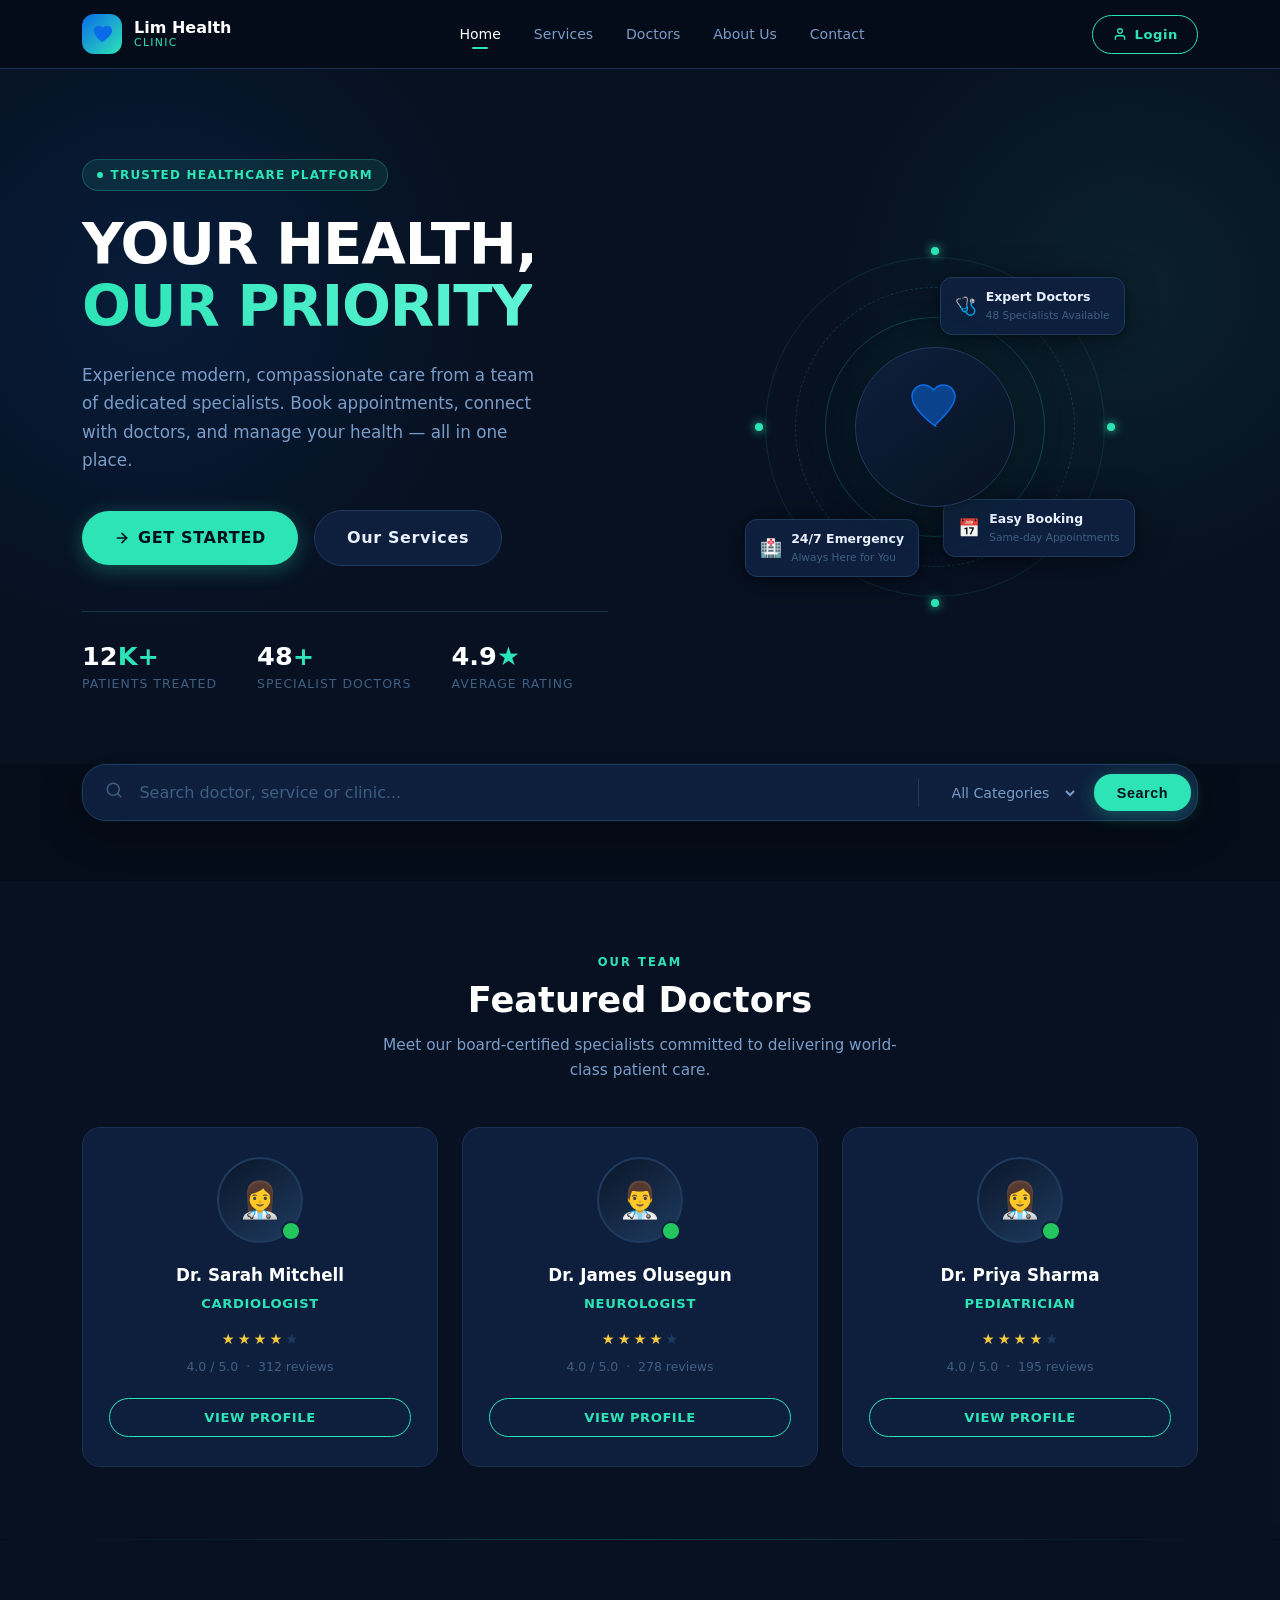
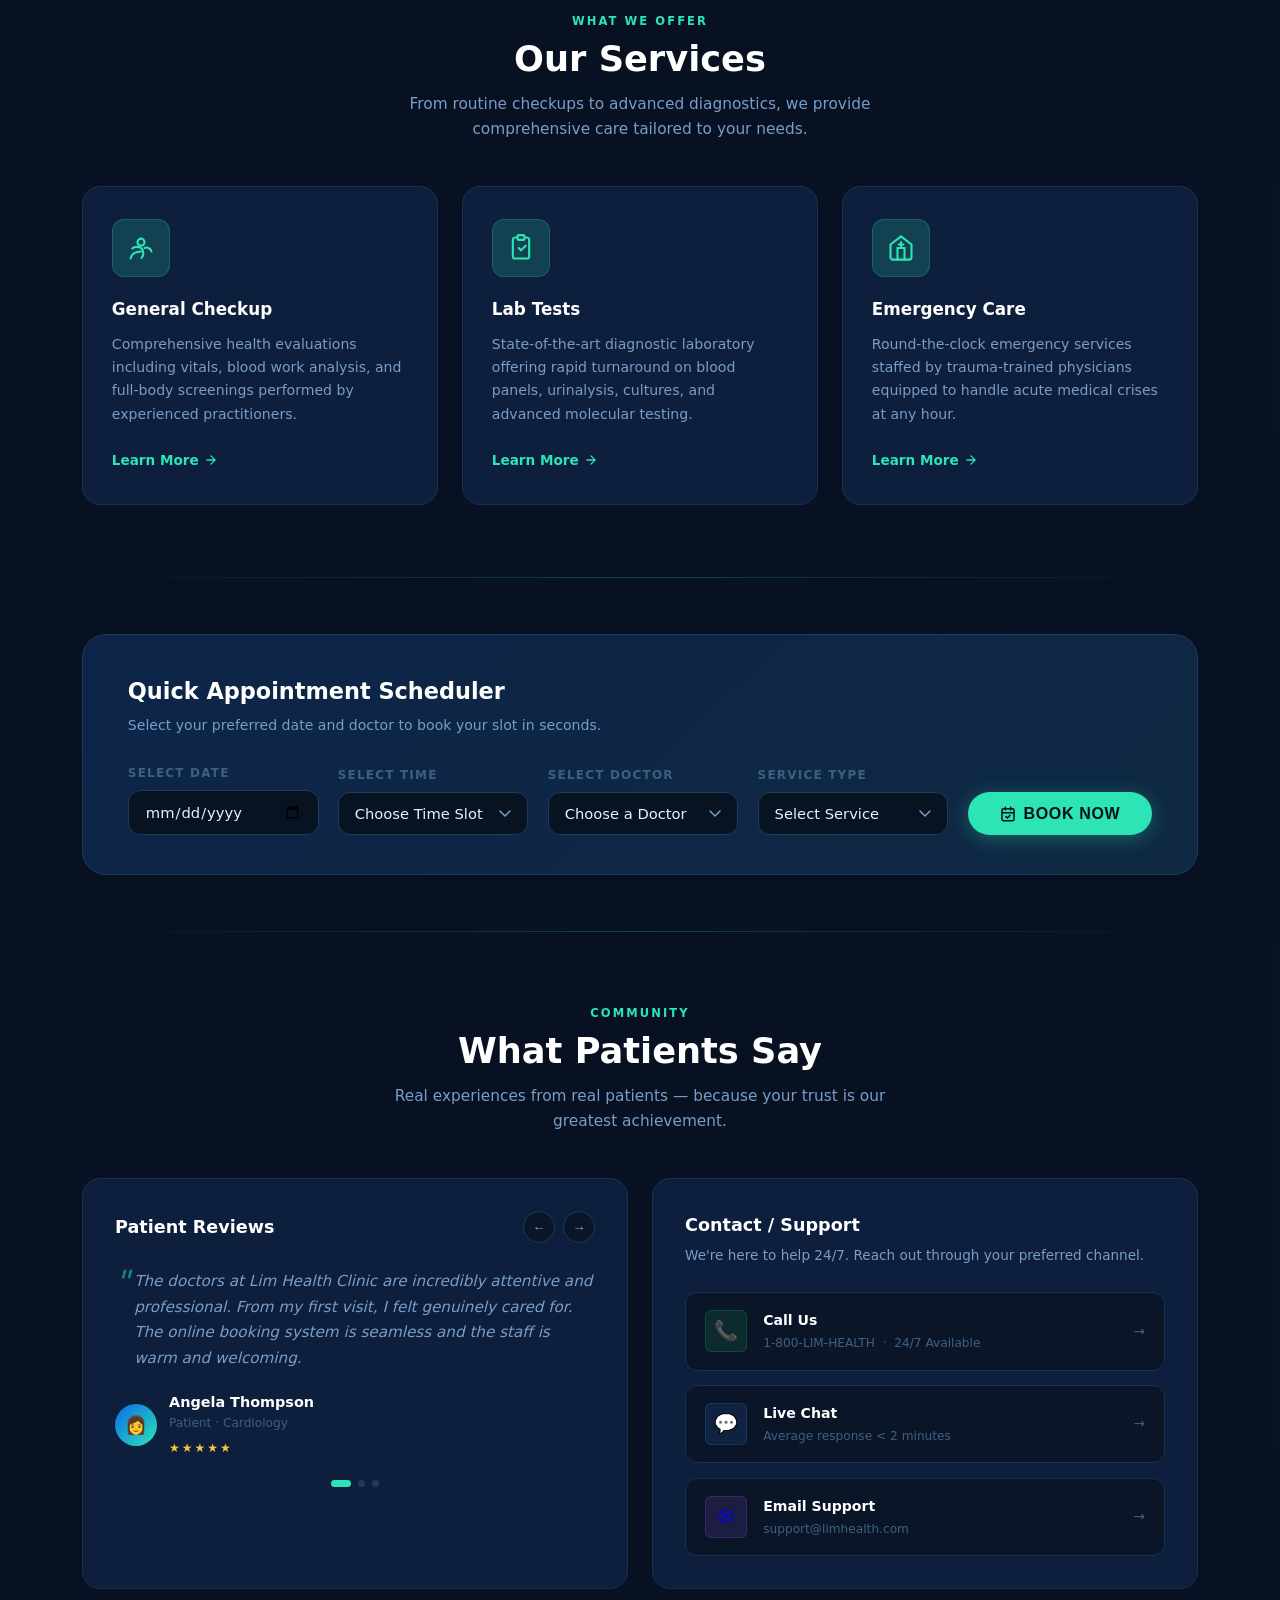
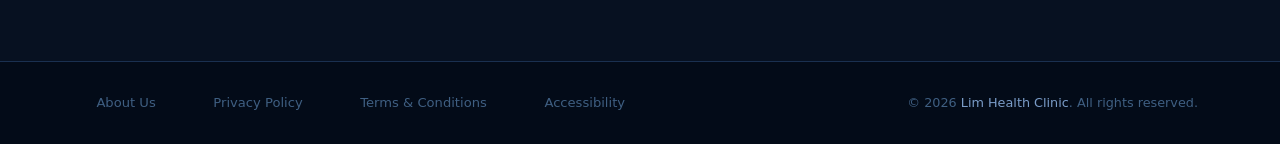
<file: index.html>
<!DOCTYPE html>
<html lang="en">
<head>
  <meta charset="UTF-8" />
  <meta name="viewport" content="width=device-width, initial-scale=1.0" />
  <title>Lim Health Clinic</title>
  <style>
    /* ============================================================
       CSS RESET & CUSTOM PROPERTIES
    ============================================================ */
    *, *::before, *::after { box-sizing: border-box; margin: 0; padding: 0; }

    :root {
      --bg-base:        #050d1a;
      --bg-surface:     #0a1628;
      --bg-card:        #0d1f3c;
      --bg-card-hover:  #102444;
      --bg-input:       #081322;
      --border:         #1a3050;
      --border-light:   #1e3a5f;

      --accent:         #2de4b6;       /* eucalyptus mint */
      --accent-dim:     #1ab893;
      --accent-glow:    rgba(45,228,182,.18);
      --accent-glow-lg: rgba(45,228,182,.10);

      --blue-mid:       #0a6be8;
      --blue-dim:       #0857bc;

      --text-primary:   #e8f0fe;
      --text-secondary: #7a9cc8;
      --text-muted:     #3f5f82;
      --text-white:     #ffffff;

      --star-on:        #f5c842;
      --star-off:       #1e3a5f;

      --radius-sm:  6px;
      --radius-md:  12px;
      --radius-lg:  18px;
      --radius-xl:  24px;
      --radius-pill: 999px;

      --shadow-card: 0 4px 32px rgba(0,0,0,.45), 0 1px 4px rgba(0,0,0,.3);
      --shadow-glow: 0 0 32px var(--accent-glow);
      --shadow-btn:  0 4px 20px rgba(45,228,182,.3);

      --font: 'Segoe UI', system-ui, -apple-system, sans-serif;
      --mono: 'Consolas', monospace;

      --transition: .22s cubic-bezier(.4,0,.2,1);
    }

    html { scroll-behavior: smooth; }

    body {
      font-family: var(--font);
      background: var(--bg-base);
      color: var(--text-primary);
      min-height: 100vh;
      overflow-x: hidden;
      line-height: 1.6;
    }

    /* ============================================================
       SCROLLBAR
    ============================================================ */
    ::-webkit-scrollbar { width: 6px; }
    ::-webkit-scrollbar-track { background: var(--bg-base); }
    ::-webkit-scrollbar-thumb { background: var(--border-light); border-radius: 3px; }
    ::-webkit-scrollbar-thumb:hover { background: var(--accent-dim); }

    /* ============================================================
       TYPOGRAPHY HELPERS
    ============================================================ */
    .section-label {
      font-size: .72rem;
      font-weight: 700;
      letter-spacing: .18em;
      text-transform: uppercase;
      color: var(--accent);
      margin-bottom: .5rem;
    }
    .section-title {
      font-size: clamp(1.6rem, 3vw, 2.2rem);
      font-weight: 800;
      color: var(--text-white);
      line-height: 1.2;
    }
    .section-sub {
      color: var(--text-secondary);
      max-width: 520px;
      margin: .75rem auto 0;
      font-size: .96rem;
    }
    .section-head { text-align: center; margin-bottom: 2.8rem; }

    /* ============================================================
       BUTTONS
    ============================================================ */
    .btn {
      display: inline-flex;
      align-items: center;
      gap: .5rem;
      padding: .7rem 1.6rem;
      border-radius: var(--radius-pill);
      font-size: .9rem;
      font-weight: 700;
      letter-spacing: .04em;
      cursor: pointer;
      border: none;
      transition: all var(--transition);
      text-decoration: none;
      white-space: nowrap;
    }
    .btn-primary {
      background: var(--accent);
      color: #03111e;
      box-shadow: var(--shadow-btn);
    }
    .btn-primary:hover {
      background: #4aedc7;
      transform: translateY(-2px);
      box-shadow: 0 8px 30px rgba(45,228,182,.45);
    }
    .btn-outline {
      background: transparent;
      color: var(--accent);
      border: 1.5px solid var(--accent);
    }
    .btn-outline:hover {
      background: var(--accent-glow);
      transform: translateY(-2px);
    }
    .btn-ghost {
      background: var(--bg-card);
      color: var(--text-primary);
      border: 1.5px solid var(--border-light);
    }
    .btn-ghost:hover {
      border-color: var(--accent);
      color: var(--accent);
      transform: translateY(-2px);
    }
    .btn-blue {
      background: var(--blue-mid);
      color: #fff;
    }
    .btn-blue:hover {
      background: #1a7df5;
      transform: translateY(-2px);
      box-shadow: 0 6px 24px rgba(10,107,232,.4);
    }
    .btn-sm { padding: .5rem 1.2rem; font-size: .82rem; }
    .btn-lg { padding: .9rem 2rem; font-size: 1rem; }

    /* ============================================================
       LAYOUT CONTAINER
    ============================================================ */
    .container {
      max-width: 1180px;
      margin: 0 auto;
      padding: 0 2rem;
    }

    /* ============================================================
       HEADER / NAV
    ============================================================ */
    header {
      position: sticky;
      top: 0;
      z-index: 100;
      background: rgba(5,13,26,.82);
      backdrop-filter: blur(18px);
      -webkit-backdrop-filter: blur(18px);
      border-bottom: 1px solid var(--border);
    }
    .nav-inner {
      display: flex;
      align-items: center;
      justify-content: space-between;
      height: 68px;
    }

    /* Logo */
    .logo {
      display: flex;
      align-items: center;
      gap: .75rem;
      text-decoration: none;
      flex-shrink: 0;
    }
    .logo-icon {
      width: 40px;
      height: 40px;
      border-radius: var(--radius-md);
      background: linear-gradient(135deg, var(--blue-mid), var(--accent));
      display: flex;
      align-items: center;
      justify-content: center;
      font-size: 1.2rem;
    }
    .logo-text { display: flex; flex-direction: column; line-height: 1.1; }
    .logo-text strong {
      font-size: 1rem;
      font-weight: 800;
      color: var(--text-white);
    }
    .logo-text span {
      font-size: .68rem;
      color: var(--accent);
      letter-spacing: .12em;
      text-transform: uppercase;
    }

    /* Nav Links */
    nav { display: flex; align-items: center; gap: .25rem; }
    nav a {
      padding: .5rem .9rem;
      color: var(--text-secondary);
      text-decoration: none;
      font-size: .88rem;
      font-weight: 500;
      border-radius: var(--radius-sm);
      transition: color var(--transition), background var(--transition);
      position: relative;
    }
    nav a::after {
      content: '';
      position: absolute;
      bottom: 4px;
      left: 50%;
      transform: translateX(-50%) scaleX(0);
      width: 16px;
      height: 2px;
      background: var(--accent);
      border-radius: 2px;
      transition: transform var(--transition);
    }
    nav a:hover { color: var(--text-white); background: rgba(45,228,182,.06); }
    nav a:hover::after, nav a.active::after { transform: translateX(-50%) scaleX(1); }
    nav a.active { color: var(--text-white); }

    /* ============================================================
       HERO SECTION
    ============================================================ */
    .hero {
      padding: 90px 0 70px;
      position: relative;
      overflow: hidden;
    }
    .hero::before {
      content: '';
      position: absolute;
      top: -120px;
      left: -200px;
      width: 700px;
      height: 700px;
      border-radius: 50%;
      background: radial-gradient(circle, rgba(10,107,232,.12) 0%, transparent 70%);
      pointer-events: none;
    }
    .hero::after {
      content: '';
      position: absolute;
      top: -80px;
      right: -150px;
      width: 600px;
      height: 600px;
      border-radius: 50%;
      background: radial-gradient(circle, rgba(45,228,182,.08) 0%, transparent 70%);
      pointer-events: none;
    }
    .hero-inner {
      display: grid;
      grid-template-columns: 1fr 1fr;
      gap: 4rem;
      align-items: center;
      position: relative;
      z-index: 1;
    }

    /* Hero Left */
    .hero-badge {
      display: inline-flex;
      align-items: center;
      gap: .45rem;
      padding: .35rem .9rem;
      border-radius: var(--radius-pill);
      background: rgba(45,228,182,.1);
      border: 1px solid rgba(45,228,182,.25);
      font-size: .75rem;
      font-weight: 700;
      color: var(--accent);
      letter-spacing: .1em;
      text-transform: uppercase;
      margin-bottom: 1.4rem;
    }
    .hero-badge-dot {
      width: 6px;
      height: 6px;
      border-radius: 50%;
      background: var(--accent);
      animation: pulse 2s infinite;
    }
    @keyframes pulse {
      0%,100% { opacity: 1; transform: scale(1); }
      50% { opacity: .5; transform: scale(1.4); }
    }
    .hero-title {
      font-size: clamp(2.4rem, 5vw, 3.6rem);
      font-weight: 900;
      line-height: 1.08;
      color: var(--text-white);
      letter-spacing: -.02em;
      margin-bottom: 1.4rem;
    }
    .hero-title .accent-word {
      background: linear-gradient(90deg, var(--accent) 0%, #5ff5d6 100%);
      -webkit-background-clip: text;
      -webkit-text-fill-color: transparent;
      background-clip: text;
    }
    .hero-desc {
      color: var(--text-secondary);
      font-size: 1.05rem;
      max-width: 460px;
      margin-bottom: 2.2rem;
      line-height: 1.7;
    }
    .hero-cta { display: flex; gap: 1rem; align-items: center; flex-wrap: wrap; }
    .hero-stats {
      display: flex;
      gap: 2.5rem;
      margin-top: 2.8rem;
      padding-top: 2rem;
      border-top: 1px solid var(--border);
    }
    .hero-stat-num {
      font-size: 1.6rem;
      font-weight: 800;
      color: var(--text-white);
      line-height: 1;
    }
    .hero-stat-num span { color: var(--accent); }
    .hero-stat-label {
      font-size: .78rem;
      color: var(--text-muted);
      text-transform: uppercase;
      letter-spacing: .08em;
      margin-top: .3rem;
    }

    /* Hero Right – Heart Health Visual */
    .hero-visual {
      display: flex;
      align-items: center;
      justify-content: center;
    }
    .heart-container {
      position: relative;
      width: 360px;
      height: 360px;
      display: flex;
      align-items: center;
      justify-content: center;
    }
    .heart-ring {
      position: absolute;
      border-radius: 50%;
      border: 1px solid var(--border);
      animation: ring-spin linear infinite;
    }
    .heart-ring:nth-child(1) {
      width: 340px; height: 340px;
      border-color: rgba(45,228,182,.12);
      animation-duration: 28s;
    }
    .heart-ring:nth-child(2) {
      width: 280px; height: 280px;
      border: 1px dashed rgba(45,228,182,.18);
      animation-duration: 20s;
      animation-direction: reverse;
    }
    .heart-ring:nth-child(3) {
      width: 220px; height: 220px;
      border-color: rgba(45,228,182,.22);
      animation-duration: 14s;
    }
    @keyframes ring-spin { from { transform: rotate(0deg); } to { transform: rotate(360deg); } }

    .heart-dot {
      position: absolute;
      width: 8px;
      height: 8px;
      border-radius: 50%;
      background: var(--accent);
      box-shadow: 0 0 10px var(--accent);
    }
    .heart-dot-1 { top: 0; left: 50%; transform: translate(-50%, 0); }
    .heart-dot-2 { right: 0; top: 50%; transform: translate(0,-50%); }
    .heart-dot-3 { bottom: 0; left: 50%; transform: translate(-50%,0); }
    .heart-dot-4 { left: 0; top: 50%; transform: translate(0,-50%); }

    .heart-core {
      position: relative;
      z-index: 2;
      width: 160px;
      height: 160px;
      border-radius: 50%;
      background: linear-gradient(145deg, #0d1f3c, #081322);
      border: 1px solid var(--border-light);
      display: flex;
      align-items: center;
      justify-content: center;
      flex-direction: column;
      gap: .5rem;
      box-shadow: 0 0 60px var(--accent-glow-lg), var(--shadow-card);
    }
    .heart-svg {
      animation: heartbeat 1.4s ease-in-out infinite;
    }
    @keyframes heartbeat {
      0%,100% { transform: scale(1); }
      14%     { transform: scale(1.14); }
      28%     { transform: scale(1); }
      42%     { transform: scale(1.08); }
      70%     { transform: scale(1); }
    }

    /* ECG line mini */
    .ecg-line {
      width: 90px;
      height: 28px;
      overflow: visible;
    }
    .ecg-path {
      fill: none;
      stroke: var(--accent);
      stroke-width: 1.8;
      stroke-linecap: round;
      stroke-linejoin: round;
      stroke-dasharray: 200;
      stroke-dashoffset: 200;
      animation: ecg-draw 1.8s ease-in-out infinite;
    }
    @keyframes ecg-draw {
      0%   { stroke-dashoffset: 200; opacity: 1; }
      75%  { stroke-dashoffset: 0;   opacity: 1; }
      90%  { stroke-dashoffset: 0;   opacity: .4; }
      100% { stroke-dashoffset: 200; opacity: 0; }
    }

    /* floating cards around the heart */
    .float-card {
      position: absolute;
      background: var(--bg-card);
      border: 1px solid var(--border-light);
      border-radius: var(--radius-md);
      padding: .6rem .9rem;
      display: flex;
      align-items: center;
      gap: .55rem;
      font-size: .78rem;
      font-weight: 600;
      color: var(--text-primary);
      white-space: nowrap;
      box-shadow: var(--shadow-card);
      animation: float-anim 4s ease-in-out infinite;
    }
    .float-card-icon { font-size: 1.1rem; }
    .float-card-sub { font-size: .66rem; color: var(--text-muted); font-weight: 400; }
    .float-card-1 { top: 30px; right: -10px; animation-delay: 0s; }
    .float-card-2 { bottom: 50px; right: -20px; animation-delay: 1s; }
    .float-card-3 { bottom: 30px; left: -10px; animation-delay: 2s; }
    @keyframes float-anim {
      0%,100% { transform: translateY(0); }
      50%      { transform: translateY(-8px); }
    }

    /* ============================================================
       SEARCH BAR
    ============================================================ */
    .search-section {
      padding: 0 0 60px;
      position: relative;
      z-index: 2;
    }
    .search-wrapper {
      background: var(--bg-card);
      border: 1px solid var(--border-light);
      border-radius: var(--radius-xl);
      padding: .4rem .4rem .4rem 1.4rem;
      display: flex;
      align-items: center;
      gap: 1rem;
      box-shadow: 0 8px 40px rgba(0,0,0,.4), 0 0 0 1px rgba(45,228,182,.05);
      transition: border-color var(--transition), box-shadow var(--transition);
    }
    .search-wrapper:focus-within {
      border-color: var(--accent);
      box-shadow: 0 8px 40px rgba(0,0,0,.4), 0 0 0 3px var(--accent-glow);
    }
    .search-icon { color: var(--text-muted); flex-shrink: 0; font-size: 1.15rem; }
    .search-input {
      flex: 1;
      background: transparent;
      border: none;
      outline: none;
      color: var(--text-primary);
      font-family: var(--font);
      font-size: 1rem;
      padding: .7rem 0;
    }
    .search-input::placeholder { color: var(--text-muted); }
    .search-divider {
      width: 1px;
      height: 28px;
      background: var(--border-light);
      flex-shrink: 0;
    }
    .search-filter {
      background: transparent;
      border: none;
      outline: none;
      color: var(--text-secondary);
      font-family: var(--font);
      font-size: .88rem;
      padding: .5rem .8rem;
      cursor: pointer;
      border-radius: var(--radius-sm);
      transition: color var(--transition);
    }
    .search-filter:hover { color: var(--accent); }
    option { background: var(--bg-card); }

    /* ============================================================
       SECTION SHARED
    ============================================================ */
    section { padding: 72px 0; }
    section:nth-child(even) { background: rgba(10,22,40,.5); }

    /* ============================================================
       DOCTORS GRID
    ============================================================ */
    .grid-3 {
      display: grid;
      grid-template-columns: repeat(3, 1fr);
      gap: 1.5rem;
    }

    .doctor-card {
      background: var(--bg-card);
      border: 1px solid var(--border);
      border-radius: var(--radius-lg);
      padding: 1.8rem 1.6rem;
      display: flex;
      flex-direction: column;
      align-items: center;
      text-align: center;
      transition: transform var(--transition), border-color var(--transition), box-shadow var(--transition);
      position: relative;
      overflow: hidden;
    }
    .doctor-card::before {
      content: '';
      position: absolute;
      top: 0; left: 0; right: 0;
      height: 3px;
      background: linear-gradient(90deg, transparent, var(--accent), transparent);
      transform: scaleX(0);
      transition: transform var(--transition);
    }
    .doctor-card:hover {
      transform: translateY(-6px);
      border-color: var(--border-light);
      box-shadow: 0 16px 48px rgba(0,0,0,.5), 0 0 0 1px rgba(45,228,182,.1);
    }
    .doctor-card:hover::before { transform: scaleX(1); }

    .avatar-wrap {
      position: relative;
      margin-bottom: 1.2rem;
    }
    .avatar {
      width: 86px;
      height: 86px;
      border-radius: 50%;
      background: linear-gradient(145deg, var(--bg-surface), var(--border-light));
      border: 2.5px solid var(--border-light);
      display: flex;
      align-items: center;
      justify-content: center;
      font-size: 2.2rem;
      transition: border-color var(--transition);
      overflow: hidden;
    }
    .doctor-card:hover .avatar { border-color: var(--accent); }
    .avatar-badge {
      position: absolute;
      bottom: 2px;
      right: 2px;
      width: 20px;
      height: 20px;
      border-radius: 50%;
      background: #22c55e;
      border: 2px solid var(--bg-card);
    }

    .doctor-name {
      font-size: 1.05rem;
      font-weight: 700;
      color: var(--text-white);
      margin-bottom: .25rem;
    }
    .doctor-spec {
      font-size: .82rem;
      color: var(--accent);
      font-weight: 600;
      letter-spacing: .05em;
      text-transform: uppercase;
      margin-bottom: .9rem;
    }
    .stars {
      display: flex;
      gap: 3px;
      justify-content: center;
      margin-bottom: .35rem;
    }
    .star {
      font-size: .9rem;
      color: var(--star-off);
      transition: color var(--transition);
    }
    .star.on { color: var(--star-on); }
    .rating-text {
      font-size: .78rem;
      color: var(--text-muted);
      margin-bottom: 1.3rem;
    }

    /* ============================================================
       SERVICES GRID
    ============================================================ */
    .service-card {
      background: var(--bg-card);
      border: 1px solid var(--border);
      border-radius: var(--radius-lg);
      padding: 2rem 1.8rem;
      transition: transform var(--transition), border-color var(--transition), box-shadow var(--transition);
      cursor: default;
    }
    .service-card:hover {
      transform: translateY(-5px);
      border-color: rgba(45,228,182,.3);
      box-shadow: 0 12px 40px rgba(0,0,0,.4), 0 0 0 1px rgba(45,228,182,.08);
    }
    .service-icon-wrap {
      width: 58px;
      height: 58px;
      border-radius: var(--radius-md);
      background: var(--accent-glow);
      border: 1px solid rgba(45,228,182,.2);
      display: flex;
      align-items: center;
      justify-content: center;
      font-size: 1.7rem;
      margin-bottom: 1.2rem;
      transition: background var(--transition), box-shadow var(--transition);
    }
    .service-card:hover .service-icon-wrap {
      background: rgba(45,228,182,.22);
      box-shadow: 0 0 20px var(--accent-glow);
    }
    .service-name {
      font-size: 1.05rem;
      font-weight: 700;
      color: var(--text-white);
      margin-bottom: .6rem;
    }
    .service-desc {
      font-size: .88rem;
      color: var(--text-secondary);
      line-height: 1.65;
      margin-bottom: 1.3rem;
    }
    .service-link {
      display: inline-flex;
      align-items: center;
      gap: .35rem;
      color: var(--accent);
      font-size: .85rem;
      font-weight: 600;
      text-decoration: none;
      transition: gap var(--transition);
    }
    .service-link:hover { gap: .6rem; }

    /* ============================================================
       APPOINTMENT SCHEDULER
    ============================================================ */
    .appt-section {
      padding: 56px 0;
    }
    .appt-box {
      background: var(--bg-card);
      border: 1px solid var(--border-light);
      border-radius: var(--radius-xl);
      padding: 2.4rem 2.8rem;
      position: relative;
      overflow: hidden;
    }
    .appt-box::before {
      content: '';
      position: absolute;
      inset: 0;
      background: linear-gradient(135deg, rgba(10,107,232,.07) 0%, rgba(45,228,182,.05) 100%);
      pointer-events: none;
    }
    .appt-inner {
      position: relative;
      z-index: 1;
      display: flex;
      gap: 1.2rem;
      align-items: flex-end;
      flex-wrap: wrap;
    }
    .appt-heading { flex-basis: 100%; margin-bottom: .5rem; }
    .appt-heading h2 {
      font-size: 1.4rem;
      font-weight: 800;
      color: var(--text-white);
    }
    .appt-heading p {
      color: var(--text-secondary);
      font-size: .88rem;
      margin-top: .3rem;
    }
    .appt-field { display: flex; flex-direction: column; gap: .45rem; flex: 1; min-width: 180px; }
    .appt-label {
      font-size: .75rem;
      font-weight: 700;
      letter-spacing: .1em;
      text-transform: uppercase;
      color: var(--text-muted);
    }
    .appt-select {
      background: var(--bg-input);
      border: 1px solid var(--border-light);
      border-radius: var(--radius-md);
      color: var(--text-primary);
      font-family: var(--font);
      font-size: .92rem;
      padding: .75rem 1rem;
      outline: none;
      cursor: pointer;
      transition: border-color var(--transition), box-shadow var(--transition);
      appearance: none;
      -webkit-appearance: none;
      background-image: url("data:image/svg+xml,%3Csvg xmlns='http://www.w3.org/2000/svg' width='12' height='8' viewBox='0 0 12 8'%3E%3Cpath d='M1 1l5 5 5-5' stroke='%237a9cc8' stroke-width='1.5' fill='none' stroke-linecap='round'/%3E%3C/svg%3E");
      background-repeat: no-repeat;
      background-position: right 1rem center;
      padding-right: 2.5rem;
    }
    .appt-select:focus {
      border-color: var(--accent);
      box-shadow: 0 0 0 3px var(--accent-glow);
    }
    .appt-input {
      background: var(--bg-input);
      border: 1px solid var(--border-light);
      border-radius: var(--radius-md);
      color: var(--text-primary);
      font-family: var(--font);
      font-size: .92rem;
      padding: .75rem 1rem;
      outline: none;
      transition: border-color var(--transition), box-shadow var(--transition);
      width: 100%;
    }
    .appt-input:focus {
      border-color: var(--accent);
      box-shadow: 0 0 0 3px var(--accent-glow);
    }
    .appt-book-btn {
      align-self: flex-end;
      padding: .78rem 2rem;
    }

    /* ============================================================
       SOCIAL PROOF + SUPPORT
    ============================================================ */
    .proof-support-grid {
      display: grid;
      grid-template-columns: 1fr 1fr;
      gap: 1.5rem;
    }

    /* Testimonials */
    .testimonials-box {
      background: var(--bg-card);
      border: 1px solid var(--border);
      border-radius: var(--radius-lg);
      padding: 2rem;
      overflow: hidden;
    }
    .testi-header {
      display: flex;
      justify-content: space-between;
      align-items: center;
      margin-bottom: 1.6rem;
    }
    .testi-title {
      font-size: 1.1rem;
      font-weight: 700;
      color: var(--text-white);
    }
    .testi-nav { display: flex; gap: .5rem; }
    .testi-btn {
      width: 32px;
      height: 32px;
      border-radius: 50%;
      background: var(--bg-surface);
      border: 1px solid var(--border-light);
      display: flex;
      align-items: center;
      justify-content: center;
      cursor: pointer;
      color: var(--text-secondary);
      font-size: .85rem;
      transition: all var(--transition);
    }
    .testi-btn:hover { border-color: var(--accent); color: var(--accent); }

    .testi-slider { position: relative; }
    .testi-slide { display: none; }
    .testi-slide.active { display: block; }
    .testi-quote {
      font-size: .95rem;
      color: var(--text-secondary);
      line-height: 1.7;
      margin-bottom: 1.2rem;
      font-style: italic;
      position: relative;
      padding-left: 1.2rem;
    }
    .testi-quote::before {
      content: '"';
      position: absolute;
      left: 0;
      top: -.2rem;
      font-size: 2rem;
      color: var(--accent);
      opacity: .5;
      line-height: 1;
    }
    .testi-author { display: flex; align-items: center; gap: .75rem; }
    .testi-avatar {
      width: 42px;
      height: 42px;
      border-radius: 50%;
      background: linear-gradient(135deg, var(--blue-mid), var(--accent));
      display: flex;
      align-items: center;
      justify-content: center;
      font-size: 1.1rem;
      flex-shrink: 0;
    }
    .testi-name { font-size: .9rem; font-weight: 700; color: var(--text-white); }
    .testi-role { font-size: .76rem; color: var(--text-muted); }
    .testi-stars { display: flex; gap: 2px; margin-top: .3rem; }
    .testi-star { font-size: .75rem; color: var(--star-on); }

    .testi-dots { display: flex; gap: .45rem; justify-content: center; margin-top: 1.4rem; }
    .testi-dot {
      width: 7px;
      height: 7px;
      border-radius: 50%;
      background: var(--border-light);
      cursor: pointer;
      transition: all var(--transition);
    }
    .testi-dot.active { background: var(--accent); width: 20px; border-radius: 4px; }

    /* Support Box */
    .support-box {
      background: var(--bg-card);
      border: 1px solid var(--border);
      border-radius: var(--radius-lg);
      padding: 2rem;
      display: flex;
      flex-direction: column;
    }
    .support-header { margin-bottom: 1.6rem; }
    .support-title { font-size: 1.1rem; font-weight: 700; color: var(--text-white); margin-bottom: .35rem; }
    .support-sub { font-size: .85rem; color: var(--text-secondary); }
    .support-actions { display: flex; flex-direction: column; gap: .9rem; }
    .support-item {
      display: flex;
      align-items: center;
      gap: 1rem;
      padding: 1rem 1.2rem;
      border-radius: var(--radius-md);
      background: var(--bg-surface);
      border: 1px solid var(--border);
      cursor: pointer;
      transition: all var(--transition);
      text-decoration: none;
    }
    .support-item:hover {
      border-color: var(--accent);
      background: rgba(45,228,182,.05);
      transform: translateX(4px);
    }
    .support-item-icon {
      width: 42px;
      height: 42px;
      border-radius: var(--radius-sm);
      display: flex;
      align-items: center;
      justify-content: center;
      font-size: 1.2rem;
      flex-shrink: 0;
    }
    .icon-call  { background: rgba(34,197,94,.12);  border: 1px solid rgba(34,197,94,.2); }
    .icon-chat  { background: rgba(59,130,246,.12); border: 1px solid rgba(59,130,246,.2); }
    .icon-email { background: rgba(168,85,247,.12); border: 1px solid rgba(168,85,247,.2); }
    .support-item-text { flex: 1; }
    .support-item-label { font-size: .88rem; font-weight: 700; color: var(--text-white); }
    .support-item-detail { font-size: .76rem; color: var(--text-muted); margin-top: .15rem; }
    .support-item-arrow { color: var(--text-muted); font-size: .85rem; transition: color var(--transition); }
    .support-item:hover .support-item-arrow { color: var(--accent); }

    /* ============================================================
       FOOTER NAV
    ============================================================ */
    .footer-nav {
      background: #030b18;
      border-top: 1px solid var(--border);
      padding: 1.4rem 0;
    }
    .footer-nav-inner {
      display: flex;
      align-items: center;
      justify-content: space-between;
      gap: 1rem;
      flex-wrap: wrap;
    }
    .footer-links { display: flex; gap: 1.8rem; flex-wrap: wrap; }
    .footer-links a {
      color: var(--text-muted);
      text-decoration: none;
      font-size: .82rem;
      transition: color var(--transition);
    }
    .footer-links a:hover { color: var(--accent); }
    .footer-copy {
      font-size: .8rem;
      color: var(--text-muted);
    }
    .footer-copy span { color: var(--text-secondary); }

    /* ============================================================
       UTILITIES
    ============================================================ */
    .glow-line {
      height: 1px;
      background: linear-gradient(90deg, transparent, var(--accent), transparent);
      opacity: .25;
      margin: 0;
    }
  </style>
</head>
<body>

  <!-- ══════════════════════════════════════════
       HEADER
  ══════════════════════════════════════════ -->
  <header>
    <div class="container">
      <div class="nav-inner">

        <!-- Logo -->
        <a href="#" class="logo" aria-label="Lim Health Clinic Home">
          <div class="logo-icon" aria-hidden="true">
            <svg width="22" height="22" viewBox="0 0 24 24" fill="none">
              <path d="M12 21C12 21 3 14.5 3 8.5C3 5.42 5.42 3 8.5 3C10.24 3 11.91 3.81 13 5.08C14.09 3.81 15.76 3 17.5 3C20.58 3 23 5.42 23 8.5C23 14.5 12 21 12 21Z" fill="url(#hg)" stroke="none"/>
              <defs>
                <linearGradient id="hg" x1="3" y1="3" x2="23" y2="21">
                  <stop stop-color="#0a6be8"/>
                  <stop offset="1" stop-color="#2de4b6"/>
                </linearGradient>
              </defs>
            </svg>
          </div>
          <div class="logo-text">
            <strong>Lim Health</strong>
            <span>Clinic</span>
          </div>
        </a>

        <!-- Nav Links -->
        <nav aria-label="Main navigation">
          <a href="#hero" class="active">Home</a>
          <a href="#services">Services</a>
          <a href="#doctors">Doctors</a>
          <a href="#about">About Us</a>
          <a href="#contact">Contact</a>
        </nav>

        <!-- Login CTA -->
        <a href="#" class="btn btn-outline btn-sm" aria-label="Login to your account">
          <svg width="14" height="14" viewBox="0 0 24 24" fill="none" stroke="currentColor" stroke-width="2.2" stroke-linecap="round" aria-hidden="true">
            <path d="M20 21v-2a4 4 0 0 0-4-4H8a4 4 0 0 0-4 4v2"/>
            <circle cx="12" cy="7" r="4"/>
          </svg>
          Login
        </a>

      </div>
    </div>
  </header>

  <!-- ══════════════════════════════════════════
       HERO
  ══════════════════════════════════════════ -->
  <section class="hero" id="hero" aria-labelledby="hero-heading">
    <div class="container">
      <div class="hero-inner">

        <!-- Left -->
        <div>
          <div class="hero-badge" aria-label="Trusted Healthcare Platform">
            <span class="hero-badge-dot" aria-hidden="true"></span>
            Trusted Healthcare Platform
          </div>

          <h1 class="hero-title" id="hero-heading">
            YOUR HEALTH,<br>
            <span class="accent-word">OUR PRIORITY</span>
          </h1>

          <p class="hero-desc">
            Experience modern, compassionate care from a team of dedicated specialists. Book appointments, connect with doctors, and manage your health — all in one place.
          </p>

          <div class="hero-cta">
            <a href="#appointment" class="btn btn-primary btn-lg" aria-label="Get started with booking">
              <svg width="16" height="16" viewBox="0 0 24 24" fill="none" stroke="currentColor" stroke-width="2.4" stroke-linecap="round" aria-hidden="true">
                <path d="M5 12h14M12 5l7 7-7 7"/>
              </svg>
              GET STARTED
            </a>
            <a href="#services" class="btn btn-ghost btn-lg">
              Our Services
            </a>
          </div>

          <div class="hero-stats" role="list" aria-label="Clinic statistics">
            <div role="listitem">
              <div class="hero-stat-num">12<span>K+</span></div>
              <div class="hero-stat-label">Patients Treated</div>
            </div>
            <div role="listitem">
              <div class="hero-stat-num">48<span>+</span></div>
              <div class="hero-stat-label">Specialist Doctors</div>
            </div>
            <div role="listitem">
              <div class="hero-stat-num">4.9<span>★</span></div>
              <div class="hero-stat-label">Average Rating</div>
            </div>
          </div>
        </div>

        <!-- Right – Heart Visual -->
        <div class="hero-visual" aria-hidden="true">
          <div class="heart-container">
            <div class="heart-ring"></div>
            <div class="heart-ring"></div>
            <div class="heart-ring"></div>
            <span class="heart-dot heart-dot-1"></span>
            <span class="heart-dot heart-dot-2"></span>
            <span class="heart-dot heart-dot-3"></span>
            <span class="heart-dot heart-dot-4"></span>

            <div class="heart-core">
              <!-- Heart SVG -->
              <div class="heart-svg">
                <svg width="52" height="46" viewBox="0 0 52 46" fill="none">
                  <path d="M26 44S3 28 3 14.5C3 8.15 8.15 3 14.5 3C18.5 3 22.05 4.97 24.5 8.01C26.95 4.97 30.5 3 34.5 3C40.85 3 46 8.15 46 14.5C46 28 23 44 26 44Z"
                    fill="url(#heartFill)" stroke="url(#heartStroke)" stroke-width="1.5"/>
                  <defs>
                    <linearGradient id="heartFill" x1="3" y1="3" x2="46" y2="44">
                      <stop stop-color="#0a6be8" stop-opacity=".5"/>
                      <stop offset="1" stop-color="#2de4b6" stop-opacity=".6"/>
                    </linearGradient>
                    <linearGradient id="heartStroke" x1="3" y1="3" x2="46" y2="44">
                      <stop stop-color="#0a6be8"/>
                      <stop offset="1" stop-color="#2de4b6"/>
                    </linearGradient>
                  </defs>
                </svg>
              </div>
              <!-- ECG line -->
              <svg class="ecg-line" viewBox="0 0 90 28" aria-hidden="true">
                <polyline class="ecg-path" points="0,14 15,14 22,4 28,24 34,4 40,24 46,14 60,14 67,8 72,14 90,14"/>
              </svg>
            </div>

            <!-- Floating info cards -->
            <div class="float-card float-card-1" aria-hidden="true">
              <span class="float-card-icon">🩺</span>
              <div>
                <div>Expert Doctors</div>
                <div class="float-card-sub">48 Specialists Available</div>
              </div>
            </div>
            <div class="float-card float-card-2" aria-hidden="true">
              <span class="float-card-icon">📅</span>
              <div>
                <div>Easy Booking</div>
                <div class="float-card-sub">Same-day Appointments</div>
              </div>
            </div>
            <div class="float-card float-card-3" aria-hidden="true">
              <span class="float-card-icon">🏥</span>
              <div>
                <div>24/7 Emergency</div>
                <div class="float-card-sub">Always Here for You</div>
              </div>
            </div>
          </div>
        </div>

      </div>
    </div>
  </section>

  <!-- ══════════════════════════════════════════
       SEARCH BAR
  ══════════════════════════════════════════ -->
  <div class="search-section" id="search" aria-label="Global search">
    <div class="container">
      <div class="search-wrapper" role="search">
        <span class="search-icon" aria-hidden="true">
          <svg width="18" height="18" viewBox="0 0 24 24" fill="none" stroke="currentColor" stroke-width="2" stroke-linecap="round">
            <circle cx="11" cy="11" r="8"/><path d="m21 21-4.35-4.35"/>
          </svg>
        </span>
        <input
          type="search"
          class="search-input"
          placeholder="Search doctor, service or clinic..."
          aria-label="Search doctor, service or clinic"
        />
        <div class="search-divider" aria-hidden="true"></div>
        <select class="search-filter" aria-label="Filter search by category">
          <option>All Categories</option>
          <option>Doctors</option>
          <option>Services</option>
          <option>Clinics</option>
        </select>
        <button class="btn btn-primary" style="border-radius:var(--radius-lg);padding:.65rem 1.4rem;" aria-label="Submit search">
          Search
        </button>
      </div>
    </div>
  </div>

  <!-- ══════════════════════════════════════════
       FEATURED DOCTORS
  ══════════════════════════════════════════ -->
  <section id="doctors" aria-labelledby="doctors-heading">
    <div class="container">
      <div class="section-head">
        <p class="section-label">Our Team</p>
        <h2 class="section-title" id="doctors-heading">Featured Doctors</h2>
        <p class="section-sub">Meet our board-certified specialists committed to delivering world-class patient care.</p>
      </div>

      <div class="grid-3" role="list" aria-label="Featured doctors">

        <!-- Doctor Card 1 -->
        <article class="doctor-card" role="listitem">
          <div class="avatar-wrap">
            <div class="avatar" aria-label="Doctor avatar">👩‍⚕️</div>
            <span class="avatar-badge" aria-label="Online" title="Available"></span>
          </div>
          <div class="doctor-name">Dr. Sarah Mitchell</div>
          <div class="doctor-spec">Cardiologist</div>
          <div class="stars" role="img" aria-label="Rating: 4 out of 5 stars">
            <span class="star on" aria-hidden="true">★</span>
            <span class="star on" aria-hidden="true">★</span>
            <span class="star on" aria-hidden="true">★</span>
            <span class="star on" aria-hidden="true">★</span>
            <span class="star" aria-hidden="true">★</span>
          </div>
          <div class="rating-text">4.0 / 5.0 &nbsp;·&nbsp; 312 reviews</div>
          <a href="#" class="btn btn-outline btn-sm" style="width:100%;justify-content:center;" aria-label="View Dr. Sarah Mitchell's profile">
            VIEW PROFILE
          </a>
        </article>

        <!-- Doctor Card 2 -->
        <article class="doctor-card" role="listitem">
          <div class="avatar-wrap">
            <div class="avatar" aria-label="Doctor avatar">👨‍⚕️</div>
            <span class="avatar-badge" aria-label="Online" title="Available"></span>
          </div>
          <div class="doctor-name">Dr. James Olusegun</div>
          <div class="doctor-spec">Neurologist</div>
          <div class="stars" role="img" aria-label="Rating: 4 out of 5 stars">
            <span class="star on" aria-hidden="true">★</span>
            <span class="star on" aria-hidden="true">★</span>
            <span class="star on" aria-hidden="true">★</span>
            <span class="star on" aria-hidden="true">★</span>
            <span class="star" aria-hidden="true">★</span>
          </div>
          <div class="rating-text">4.0 / 5.0 &nbsp;·&nbsp; 278 reviews</div>
          <a href="#" class="btn btn-outline btn-sm" style="width:100%;justify-content:center;" aria-label="View Dr. James Olusegun's profile">
            VIEW PROFILE
          </a>
        </article>

        <!-- Doctor Card 3 -->
        <article class="doctor-card" role="listitem">
          <div class="avatar-wrap">
            <div class="avatar" aria-label="Doctor avatar">👩‍⚕️</div>
            <span class="avatar-badge" aria-label="Online" title="Available"></span>
          </div>
          <div class="doctor-name">Dr. Priya Sharma</div>
          <div class="doctor-spec">Pediatrician</div>
          <div class="stars" role="img" aria-label="Rating: 4 out of 5 stars">
            <span class="star on" aria-hidden="true">★</span>
            <span class="star on" aria-hidden="true">★</span>
            <span class="star on" aria-hidden="true">★</span>
            <span class="star on" aria-hidden="true">★</span>
            <span class="star" aria-hidden="true">★</span>
          </div>
          <div class="rating-text">4.0 / 5.0 &nbsp;·&nbsp; 195 reviews</div>
          <a href="#" class="btn btn-outline btn-sm" style="width:100%;justify-content:center;" aria-label="View Dr. Priya Sharma's profile">
            VIEW PROFILE
          </a>
        </article>

      </div>
    </div>
  </section>

  <div class="glow-line"></div>

  <!-- ══════════════════════════════════════════
       SERVICES
  ══════════════════════════════════════════ -->
  <section id="services" aria-labelledby="services-heading">
    <div class="container">
      <div class="section-head">
        <p class="section-label">What We Offer</p>
        <h2 class="section-title" id="services-heading">Our Services</h2>
        <p class="section-sub">From routine checkups to advanced diagnostics, we provide comprehensive care tailored to your needs.</p>
      </div>

      <div class="grid-3" role="list" aria-label="Available services">

        <!-- Service 1 -->
        <article class="service-card" role="listitem">
          <div class="service-icon-wrap" aria-hidden="true">
            <svg width="28" height="28" viewBox="0 0 24 24" fill="none" stroke="#2de4b6" stroke-width="1.8" stroke-linecap="round">
              <path d="M4.5 12.5c1-1 2.5-1.5 4-1.5s3 .5 4 1.5c1 1 1.5 2.5 1.5 4s-.5 3-1.5 4"/>
              <circle cx="12" cy="7" r="3"/>
              <path d="M15 12c2-1 5 0 6 3"/>
              <path d="M3 21c1-4 4-6 9-6"/>
            </svg>
          </div>
          <h3 class="service-name">General Checkup</h3>
          <p class="service-desc">Comprehensive health evaluations including vitals, blood work analysis, and full-body screenings performed by experienced practitioners.</p>
          <a href="#" class="service-link" aria-label="Learn more about General Checkup">
            Learn More
            <svg width="14" height="14" viewBox="0 0 24 24" fill="none" stroke="currentColor" stroke-width="2.2" stroke-linecap="round" aria-hidden="true">
              <path d="M5 12h14M12 5l7 7-7 7"/>
            </svg>
          </a>
        </article>

        <!-- Service 2 -->
        <article class="service-card" role="listitem">
          <div class="service-icon-wrap" aria-hidden="true">
            <svg width="28" height="28" viewBox="0 0 24 24" fill="none" stroke="#2de4b6" stroke-width="1.8" stroke-linecap="round">
              <path d="M9 3H7a2 2 0 0 0-2 2v14a2 2 0 0 0 2 2h10a2 2 0 0 0 2-2V5a2 2 0 0 0-2-2h-2"/>
              <rect x="9" y="1" width="6" height="4" rx="1"/>
              <path d="M10 12l2 2 4-4"/>
            </svg>
          </div>
          <h3 class="service-name">Lab Tests</h3>
          <p class="service-desc">State-of-the-art diagnostic laboratory offering rapid turnaround on blood panels, urinalysis, cultures, and advanced molecular testing.</p>
          <a href="#" class="service-link" aria-label="Learn more about Lab Tests">
            Learn More
            <svg width="14" height="14" viewBox="0 0 24 24" fill="none" stroke="currentColor" stroke-width="2.2" stroke-linecap="round" aria-hidden="true">
              <path d="M5 12h14M12 5l7 7-7 7"/>
            </svg>
          </a>
        </article>

        <!-- Service 3 -->
        <article class="service-card" role="listitem">
          <div class="service-icon-wrap" aria-hidden="true">
            <svg width="28" height="28" viewBox="0 0 24 24" fill="none" stroke="#2de4b6" stroke-width="1.8" stroke-linecap="round">
              <path d="M3 9l9-7 9 7v11a2 2 0 0 1-2 2H5a2 2 0 0 1-2-2z"/>
              <path d="M9 22V12h6v10"/>
              <path d="M12 7v4M10 9h4"/>
            </svg>
          </div>
          <h3 class="service-name">Emergency Care</h3>
          <p class="service-desc">Round-the-clock emergency services staffed by trauma-trained physicians equipped to handle acute medical crises at any hour.</p>
          <a href="#" class="service-link" aria-label="Learn more about Emergency Care">
            Learn More
            <svg width="14" height="14" viewBox="0 0 24 24" fill="none" stroke="currentColor" stroke-width="2.2" stroke-linecap="round" aria-hidden="true">
              <path d="M5 12h14M12 5l7 7-7 7"/>
            </svg>
          </a>
        </article>

      </div>
    </div>
  </section>

  <div class="glow-line"></div>

  <!-- ══════════════════════════════════════════
       APPOINTMENT SCHEDULER
  ══════════════════════════════════════════ -->
  <section class="appt-section" id="appointment" aria-labelledby="appt-heading">
    <div class="container">
      <div class="appt-box">
        <div class="appt-inner">

          <div class="appt-heading">
            <h2 id="appt-heading">Quick Appointment Scheduler</h2>
            <p>Select your preferred date and doctor to book your slot in seconds.</p>
          </div>

          <div class="appt-field">
            <label class="appt-label" for="appt-date">Select Date</label>
            <input type="date" id="appt-date" class="appt-input" aria-label="Select appointment date" />
          </div>

          <div class="appt-field">
            <label class="appt-label" for="appt-time">Select Time</label>
            <select id="appt-time" class="appt-select" aria-label="Select appointment time slot">
              <option value="">Choose Time Slot</option>
              <option>08:00 AM – 09:00 AM</option>
              <option>09:00 AM – 10:00 AM</option>
              <option>10:00 AM – 11:00 AM</option>
              <option>11:00 AM – 12:00 PM</option>
              <option>02:00 PM – 03:00 PM</option>
              <option>03:00 PM – 04:00 PM</option>
              <option>04:00 PM – 05:00 PM</option>
            </select>
          </div>

          <div class="appt-field">
            <label class="appt-label" for="appt-doctor">Select Doctor</label>
            <select id="appt-doctor" class="appt-select" aria-label="Select a doctor">
              <option value="">Choose a Doctor</option>
              <option>Dr. Sarah Mitchell – Cardiologist</option>
              <option>Dr. James Olusegun – Neurologist</option>
              <option>Dr. Priya Sharma – Pediatrician</option>
              <option>Dr. Carlos Rivera – Orthopedic</option>
              <option>Dr. Amina Diallo – Dermatologist</option>
            </select>
          </div>

          <div class="appt-field">
            <label class="appt-label" for="appt-service">Service Type</label>
            <select id="appt-service" class="appt-select" aria-label="Select service type">
              <option value="">Select Service</option>
              <option>General Checkup</option>
              <option>Lab Tests</option>
              <option>Emergency Care</option>
              <option>Consultation</option>
              <option>Follow-up Visit</option>
            </select>
          </div>

          <button class="btn btn-primary btn-lg appt-book-btn" aria-label="Book your appointment now">
            <svg width="16" height="16" viewBox="0 0 24 24" fill="none" stroke="currentColor" stroke-width="2.3" stroke-linecap="round" aria-hidden="true">
              <rect x="3" y="4" width="18" height="18" rx="2"/>
              <path d="M16 2v4M8 2v4M3 10h18M9 16l2 2 4-4"/>
            </svg>
            BOOK NOW
          </button>

        </div>
      </div>
    </div>
  </section>

  <div class="glow-line"></div>

  <!-- ══════════════════════════════════════════
       SOCIAL PROOF + SUPPORT
  ══════════════════════════════════════════ -->
  <section id="about" aria-labelledby="proof-heading">
    <div class="container">
      <div class="section-head">
        <p class="section-label">Community</p>
        <h2 class="section-title" id="proof-heading">What Patients Say</h2>
        <p class="section-sub">Real experiences from real patients — because your trust is our greatest achievement.</p>
      </div>

      <div class="proof-support-grid">

        <!-- Testimonials Slider -->
        <div class="testimonials-box" aria-label="Patient testimonials">
          <div class="testi-header">
            <h3 class="testi-title">Patient Reviews</h3>
            <div class="testi-nav" role="group" aria-label="Testimonial navigation">
              <button class="testi-btn" id="testi-prev" aria-label="Previous testimonial">&#8592;</button>
              <button class="testi-btn" id="testi-next" aria-label="Next testimonial">&#8594;</button>
            </div>
          </div>

          <div class="testi-slider" aria-live="polite" aria-atomic="true">

            <div class="testi-slide active" role="region" aria-label="Testimonial 1 of 3">
              <p class="testi-quote">
                The doctors at Lim Health Clinic are incredibly attentive and professional. From my first visit, I felt genuinely cared for. The online booking system is seamless and the staff is warm and welcoming.
              </p>
              <div class="testi-author">
                <div class="testi-avatar" aria-hidden="true">👩</div>
                <div>
                  <div class="testi-name">Angela Thompson</div>
                  <div class="testi-role">Patient · Cardiology</div>
                  <div class="testi-stars" role="img" aria-label="5 star rating">
                    <span class="testi-star">★</span><span class="testi-star">★</span>
                    <span class="testi-star">★</span><span class="testi-star">★</span>
                    <span class="testi-star">★</span>
                  </div>
                </div>
              </div>
            </div>

            <div class="testi-slide" role="region" aria-label="Testimonial 2 of 3">
              <p class="testi-quote">
                Outstanding experience! Dr. Olusegun took time to explain everything clearly. The lab results came back within hours. I highly recommend this clinic to anyone looking for top-notch healthcare.
              </p>
              <div class="testi-author">
                <div class="testi-avatar" aria-hidden="true">👨</div>
                <div>
                  <div class="testi-name">Marcus Adeyemi</div>
                  <div class="testi-role">Patient · Neurology</div>
                  <div class="testi-stars" role="img" aria-label="5 star rating">
                    <span class="testi-star">★</span><span class="testi-star">★</span>
                    <span class="testi-star">★</span><span class="testi-star">★</span>
                    <span class="testi-star">★</span>
                  </div>
                </div>
              </div>
            </div>

            <div class="testi-slide" role="region" aria-label="Testimonial 3 of 3">
              <p class="testi-quote">
                My daughter has been under Dr. Sharma's care for two years. The pediatric team is exceptional — patient, thorough, and always available when we have concerns. Best clinic in the city.
              </p>
              <div class="testi-author">
                <div class="testi-avatar" aria-hidden="true">👩</div>
                <div>
                  <div class="testi-name">Isabelle Morel</div>
                  <div class="testi-role">Parent · Pediatrics</div>
                  <div class="testi-stars" role="img" aria-label="5 star rating">
                    <span class="testi-star">★</span><span class="testi-star">★</span>
                    <span class="testi-star">★</span><span class="testi-star">★</span>
                    <span class="testi-star">★</span>
                  </div>
                </div>
              </div>
            </div>

          </div>

          <div class="testi-dots" role="tablist" aria-label="Select testimonial">
            <span class="testi-dot active" role="tab" aria-selected="true" aria-label="Testimonial 1" tabindex="0"></span>
            <span class="testi-dot" role="tab" aria-selected="false" aria-label="Testimonial 2" tabindex="0"></span>
            <span class="testi-dot" role="tab" aria-selected="false" aria-label="Testimonial 3" tabindex="0"></span>
          </div>
        </div>

        <!-- Support Box -->
        <div class="support-box" id="contact" aria-labelledby="support-heading">
          <div class="support-header">
            <h3 class="support-title" id="support-heading">Contact / Support</h3>
            <p class="support-sub">We're here to help 24/7. Reach out through your preferred channel.</p>
          </div>

          <div class="support-actions" role="list" aria-label="Contact options">

            <a href="tel:+18001234567" class="support-item" role="listitem" aria-label="Call us at 1-800-123-4567">
              <div class="support-item-icon icon-call" aria-hidden="true">📞</div>
              <div class="support-item-text">
                <div class="support-item-label">Call Us</div>
                <div class="support-item-detail">1-800-LIM-HEALTH &nbsp;·&nbsp; 24/7 Available</div>
              </div>
              <span class="support-item-arrow" aria-hidden="true">→</span>
            </a>

            <a href="#" class="support-item" role="listitem" aria-label="Start a live chat">
              <div class="support-item-icon icon-chat" aria-hidden="true">💬</div>
              <div class="support-item-text">
                <div class="support-item-label">Live Chat</div>
                <div class="support-item-detail">Average response &lt; 2 minutes</div>
              </div>
              <span class="support-item-arrow" aria-hidden="true">→</span>
            </a>

            <a href="mailto:support@limhealth.com" class="support-item" role="listitem" aria-label="Send us an email">
              <div class="support-item-icon icon-email" aria-hidden="true">✉️</div>
              <div class="support-item-text">
                <div class="support-item-label">Email Support</div>
                <div class="support-item-detail">support@limhealth.com</div>
              </div>
              <span class="support-item-arrow" aria-hidden="true">→</span>
            </a>

          </div>
        </div>

      </div>
    </div>
  </section>

  <!-- ══════════════════════════════════════════
       GLOBAL FOOTER
  ══════════════════════════════════════════ -->
  <footer class="footer-nav" role="contentinfo">
    <div class="container">
      <div class="footer-nav-inner">
        <nav class="footer-links" aria-label="Footer navigation">
          <a href="#about">About Us</a>
          <a href="#">Privacy Policy</a>
          <a href="#">Terms &amp; Conditions</a>
          <a href="#">Accessibility</a>
        </nav>
        <p class="footer-copy">
          &copy; 2026 <span>Lim Health Clinic</span>. All rights reserved.
        </p>
      </div>
    </div>
  </footer>

  <!-- ══════════════════════════════════════════
       JAVASCRIPT
  ══════════════════════════════════════════ -->
  <script>
    /* ─── Testimonial Slider ─── */
    (function () {
      const slides = document.querySelectorAll('.testi-slide');
      const dots   = document.querySelectorAll('.testi-dot');
      let current  = 0;
      let autoTimer;

      function goTo(index) {
        slides[current].classList.remove('active');
        dots[current].classList.remove('active');
        dots[current].setAttribute('aria-selected', 'false');
        current = (index + slides.length) % slides.length;
        slides[current].classList.add('active');
        dots[current].classList.add('active');
        dots[current].setAttribute('aria-selected', 'true');
      }

      function startAuto() {
        autoTimer = setInterval(() => goTo(current + 1), 5000);
      }
      function resetAuto() {
        clearInterval(autoTimer);
        startAuto();
      }

      document.getElementById('testi-next').addEventListener('click', () => { goTo(current + 1); resetAuto(); });
      document.getElementById('testi-prev').addEventListener('click', () => { goTo(current - 1); resetAuto(); });

      dots.forEach((dot, i) => {
        dot.addEventListener('click',   () => { goTo(i); resetAuto(); });
        dot.addEventListener('keydown', e => { if (e.key === 'Enter' || e.key === ' ') { goTo(i); resetAuto(); } });
      });

      startAuto();
    })();

    /* ─── Active Nav Link on Scroll ─── */
    (function () {
      const sections = document.querySelectorAll('section[id], div[id]');
      const navLinks = document.querySelectorAll('nav a');

      const observer = new IntersectionObserver(entries => {
        entries.forEach(entry => {
          if (entry.isIntersecting) {
            navLinks.forEach(a => {
              a.classList.remove('active');
              if (a.getAttribute('href') === '#' + entry.target.id) {
                a.classList.add('active');
              }
            });
          }
        });
      }, { rootMargin: '-40% 0px -55% 0px' });

      sections.forEach(s => observer.observe(s));
    })();

    /* ─── Book Now feedback ─── */
    document.querySelector('.appt-book-btn').addEventListener('click', function () {
      const date    = document.getElementById('appt-date').value;
      const doctor  = document.getElementById('appt-doctor').value;
      const service = document.getElementById('appt-service').value;

      if (!date || !doctor || !service) {
        this.style.background = '#e55';
        this.textContent = '⚠ Please fill all fields';
        setTimeout(() => {
          this.style.background = '';
          this.innerHTML = `
            <svg width="16" height="16" viewBox="0 0 24 24" fill="none" stroke="currentColor" stroke-width="2.3" stroke-linecap="round" aria-hidden="true">
              <rect x="3" y="4" width="18" height="18" rx="2"/>
              <path d="M16 2v4M8 2v4M3 10h18M9 16l2 2 4-4"/>
            </svg>
            BOOK NOW`;
        }, 2000);
        return;
      }

      this.style.background = '#22c55e';
      this.innerHTML = '✓ Appointment Booked!';
      setTimeout(() => {
        this.style.background = '';
        this.innerHTML = `
          <svg width="16" height="16" viewBox="0 0 24 24" fill="none" stroke="currentColor" stroke-width="2.3" stroke-linecap="round" aria-hidden="true">
            <rect x="3" y="4" width="18" height="18" rx="2"/>
            <path d="M16 2v4M8 2v4M3 10h18M9 16l2 2 4-4"/>
          </svg>
          BOOK NOW`;
      }, 3000);
    });
  </script>

</body>
</html>
</file>
